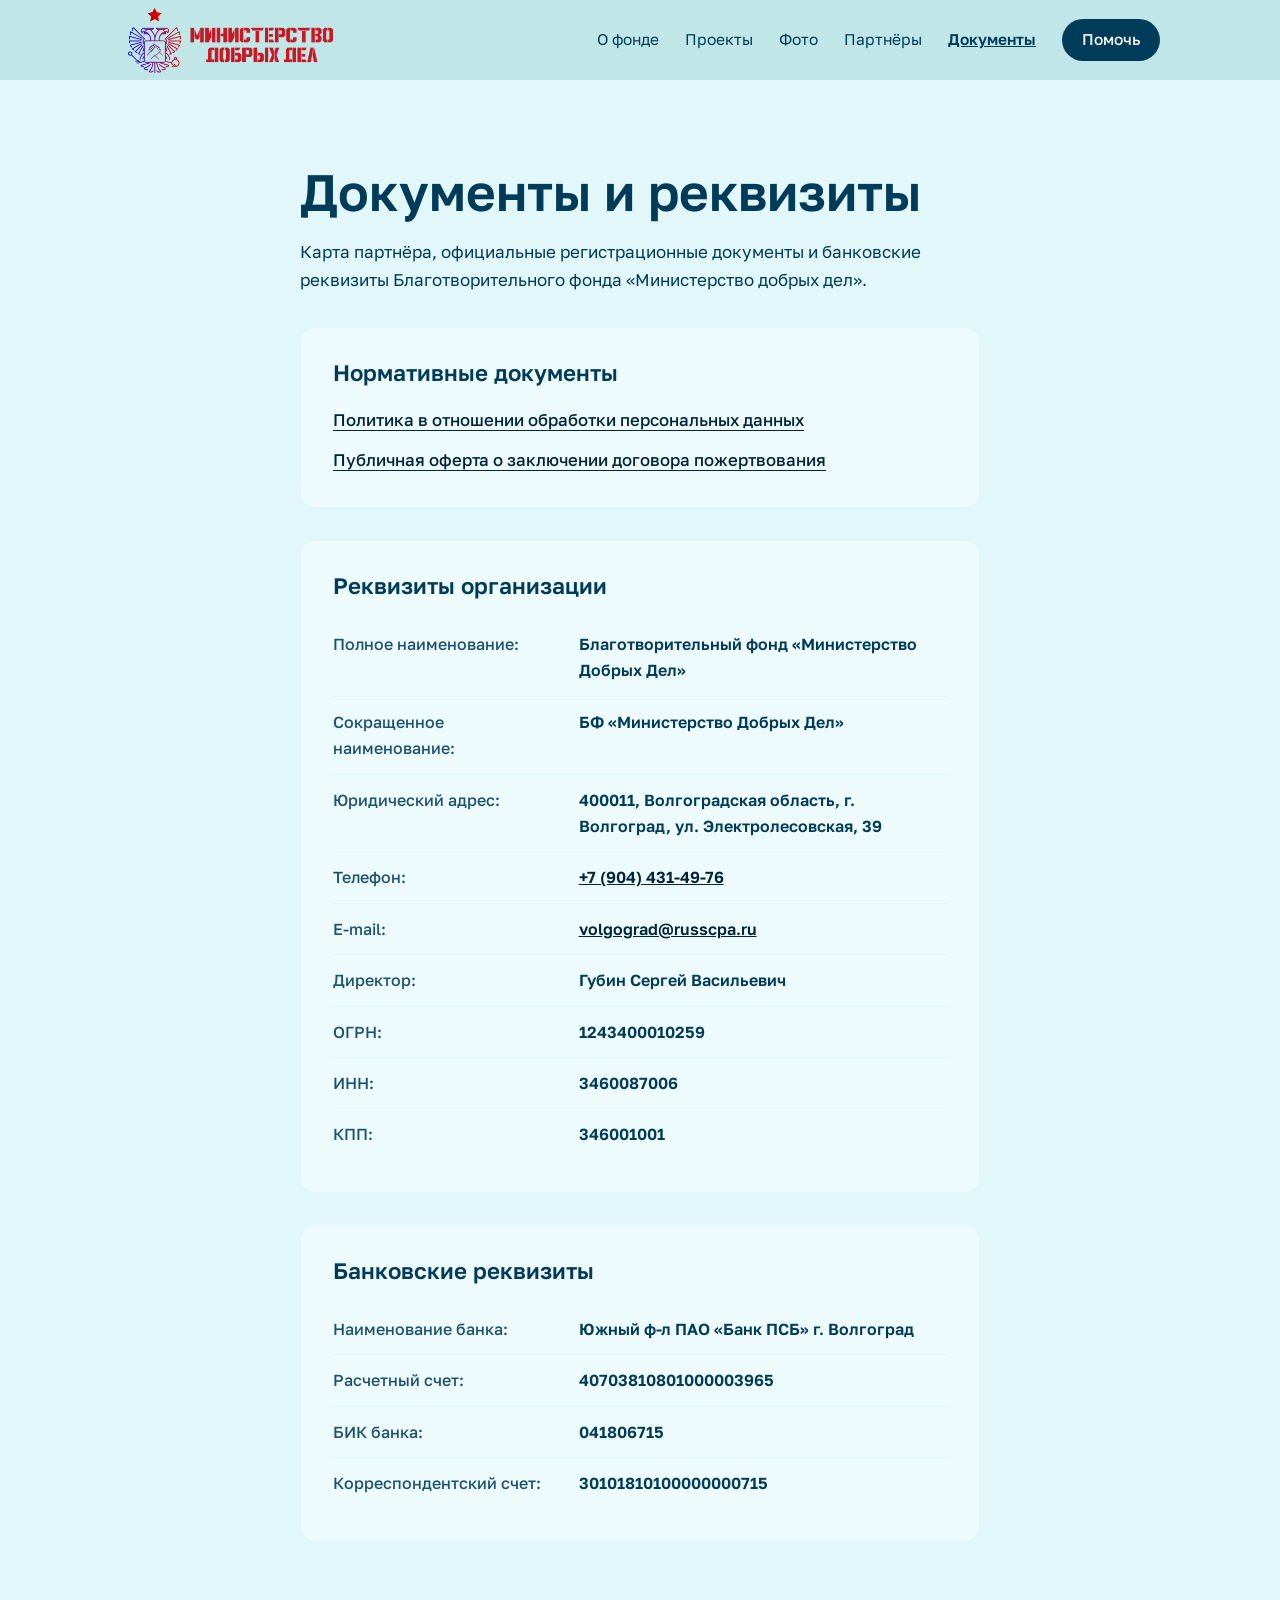
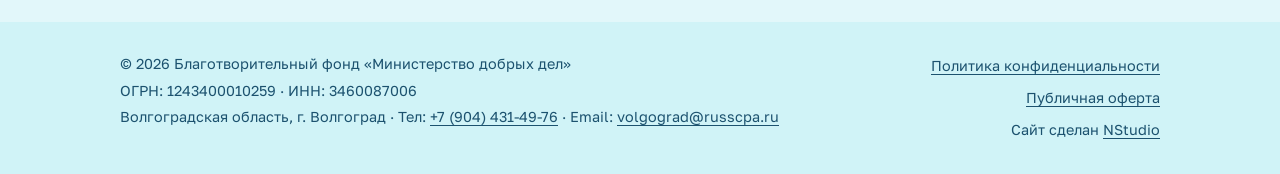
<file: docs.html>
<!DOCTYPE html>
<html lang="ru">
<head>
<meta charset="utf-8">
<meta name="viewport" content="width=device-width, initial-scale=1">
<title>Реквизиты и документы — Благотворительный фонд «Министерство добрых дел»</title>
<meta name="description" content="Официальные реквизиты, юридический адрес и банковские сведения фонда «Министерство добрых дел».">
<meta name="keywords" content="благотворительный фонд, Министерство добрых дел, Волгоград, помощь детям, пожертвования, благотворительность в Волгограде">
<meta name="author" content="Благотворительный фонд «Министерство Добрых Дел»">

<!-- Open Graph для соцсетей и мессенджеров (Telegram, VK) -->
<meta property="og:title" content="Благотворительный фонд «Министерство Добрых Дел»">
<meta property="og:description" content="Помощь детям, социальные проекты и поддержка в Волгоградской области.">
<meta property="og:type" content="website">
<meta property="og:locale" content="ru_RU">
<link rel="preconnect" href="https://fonts.googleapis.com">
<link rel="preconnect" href="https://fonts.gstatic.com" crossorigin>
<link href="https://fonts.googleapis.com/css2?family=Golos+Text:wght@400;500;600&display=swap" rel="stylesheet">
<link rel="stylesheet" href="style.css">
<!-- Фавикон и иконки для устройств -->
<link rel="icon" href="assets/favicon.ico" sizes="any">
<link rel="icon" href="assets/favicon.svg" type="image/svg+xml">
<link rel="apple-touch-icon" href="assets/apple-touch-icon.png">
</head>
<body>

<header class="header">
  <div class="wrap header__in">
    <a class="logo" href="index.html#top">
      <img src="assets/logofond1.png" alt="Министерство добрых дел">
    </a>
    <button class="burger" aria-label="Меню" aria-expanded="false"><span></span><span></span></button>
    <nav class="nav" id="nav">
      <a href="index.html#about">О фонде</a>
      <a href="index.html#projects">Проекты</a>
      <a href="index.html#gallery">Фото</a>
      <a href="index.html#partners">Партнёры</a>
      <a href="docs.html" class="active">Документы</a>
      <a class="btn btn--small" href="index.html#help">Помочь</a>
    </nav>
  </div>
</header>

<main class="section">
  <div class="wrap narrow">
    <h1>Документы и реквизиты</h1>
    <p>Карта партнёра, официальные регистрационные документы и банковские реквизиты Благотворительного фонда «Министерство добрых дел».</p>

    <!-- Блок со ссылками на документы -->
    <div class="docs-card">
      <h2>Нормативные документы</h2>
      <ul class="docs-links-list">
        <li>
          <a href="privacy.html">Политика в отношении обработки персональных данных</a>
        </li>
        <li>
          <a href="offer.html">Публичная оферта о заключении договора пожертвования</a>
        </li>
      </ul>
    </div>

    <!-- Основная информация -->
    <div class="docs-card">
      <h2>Реквизиты организации</h2>
      <table class="docs-table">
        <tr>
          <th>Полное наименование:</th>
          <td>Благотворительный фонд «Министерство Добрых Дел»</td>
        </tr>
        <tr>
          <th>Сокращенное наименование:</th>
          <td>БФ «Министерство Добрых Дел»</td>
        </tr>
        <tr>
          <th>Юридический адрес:</th>
          <td>400011, Волгоградская область, г. Волгоград, ул. Электролесовская, 39</td>
        </tr>
        <tr>
          <th>Телефон:</th>
          <td><a href="tel:+79044314976">+7 (904) 431-49-76</a></td>
        </tr>
        <tr>
          <th>E-mail:</th>
          <td><a href="mailto:volgograd@russcpa.ru">volgograd@russcpa.ru</a></td>
        </tr>
        <tr>
          <th>Директор:</th>
          <td>Губин Сергей Васильевич</td>
        </tr>
        <tr>
          <th>ОГРН:</th>
          <td>1243400010259</td>
        </tr>
        <tr>
          <th>ИНН:</th>
          <td>3460087006</td>
        </tr>
        <tr>
          <th>КПП:</th>
          <td>346001001</td>
        </tr>
      </table>
    </div>

    <!-- Банковские реквизиты -->
    <div class="docs-card">
      <h2>Банковские реквизиты</h2>
      <table class="docs-table">
        <tr>
          <th>Наименование банка:</th>
          <td>Южный ф-л ПАО «Банк ПСБ» г. Волгоград</td>
        </tr>
        <tr>
          <th>Расчетный счет:</th>
          <td>40703810801000003965</td>
        </tr>
        <tr>
          <th>БИК банка:</th>
          <td>041806715</td>
        </tr>
        <tr>
          <th>Корреспондентский счет:</th>
          <td>30101810100000000715</td>
        </tr>
      </table>
    </div>
  </div>
</main>

<footer class="footer">
  <div class="wrap footer__in">
    <div class="footer__info">
      <p>© <span id="year">2026</span> Благотворительный фонд «Министерство добрых дел»</p>
      <p>ОГРН: 1243400010259 · ИНН: 3460087006</p>
      <p>Волгоградская область, г. Волгоград · Тел: <a href="tel:+79044314976">+7 (904) 431-49-76</a> · Email: <a href="mailto:volgograd@russcpa.ru">volgograd@russcpa.ru</a></p>
    </div>

    <div class="footer__links">
      <a href="privacy.html">Политика конфиденциальности</a>
      <a href="offer.html">Публичная оферта</a>
      <span class="footer__copy">Сайт сделан <a href="https://nstudio34.ru/" target="_blank" rel="noopener">NStudio</a></span>
    </div>
  </div>
</footer>

<script src="script.js"></script>
</body>
</html>
</file>
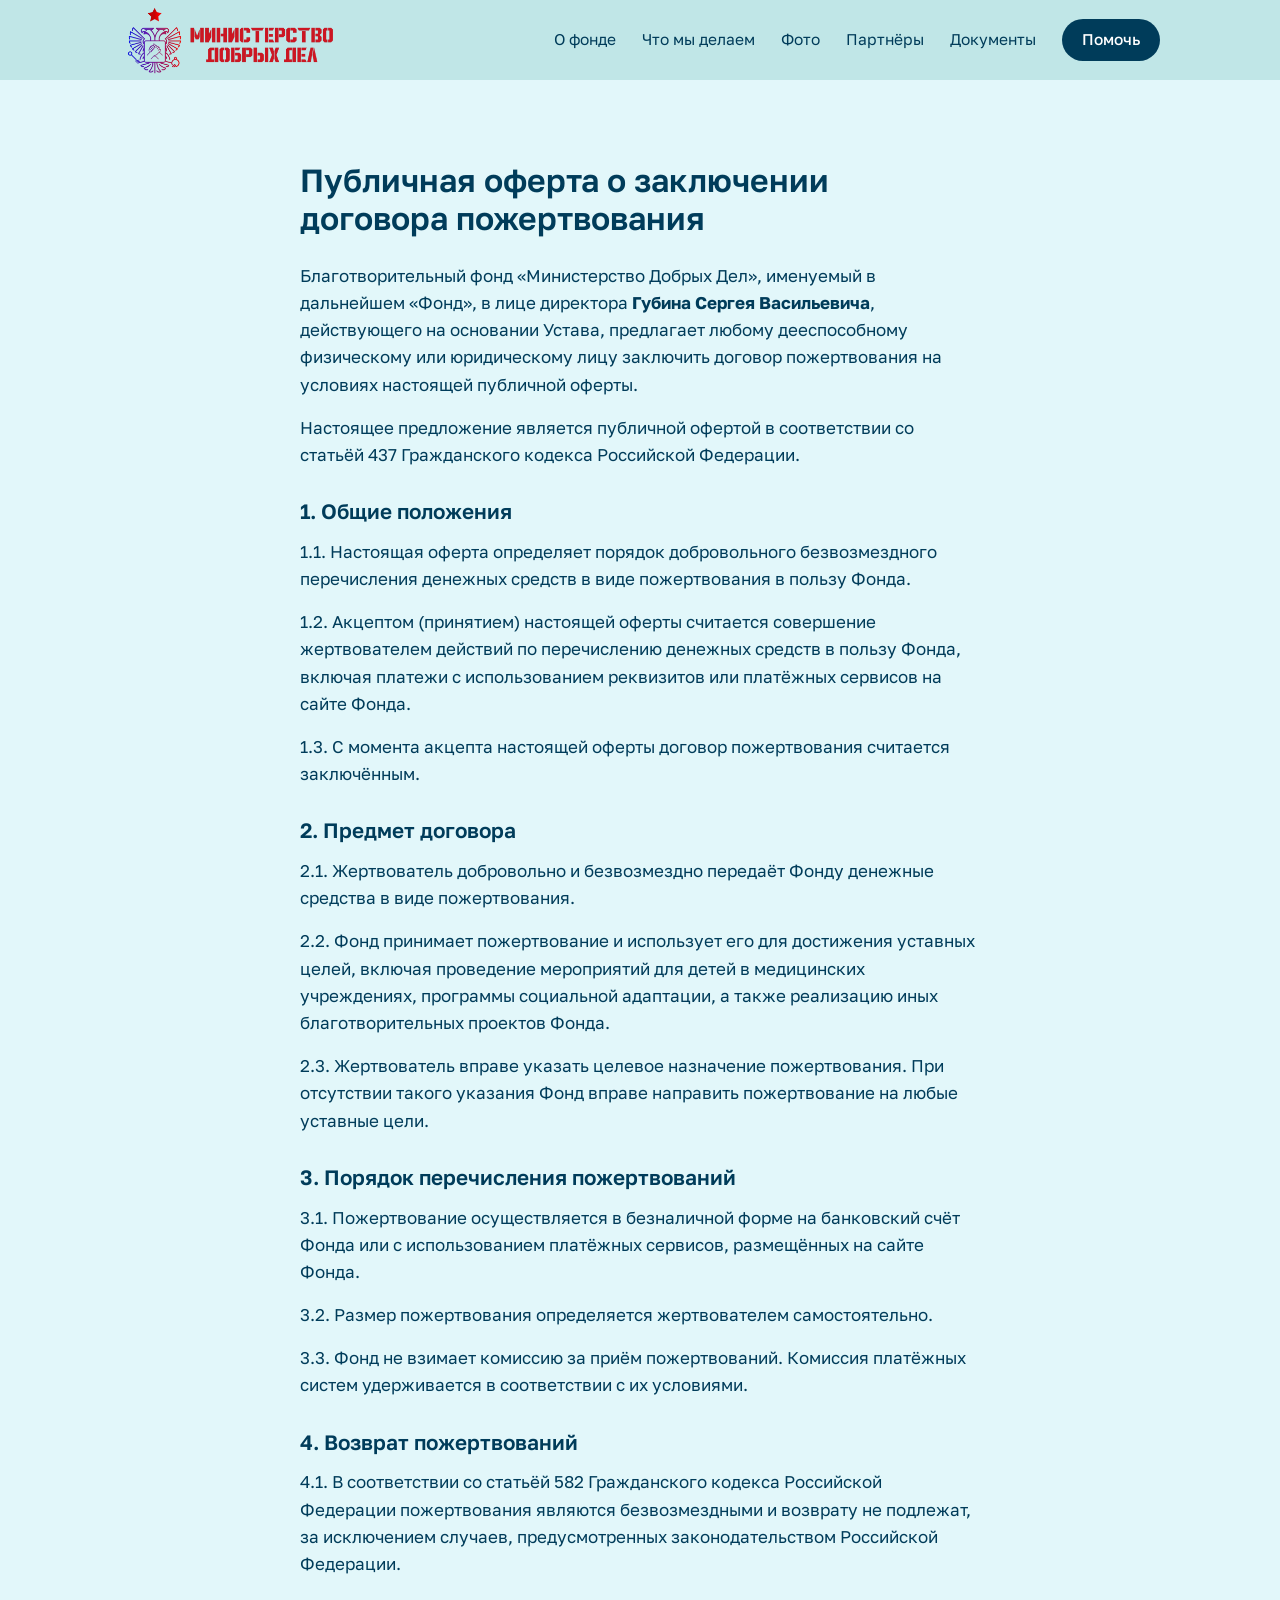
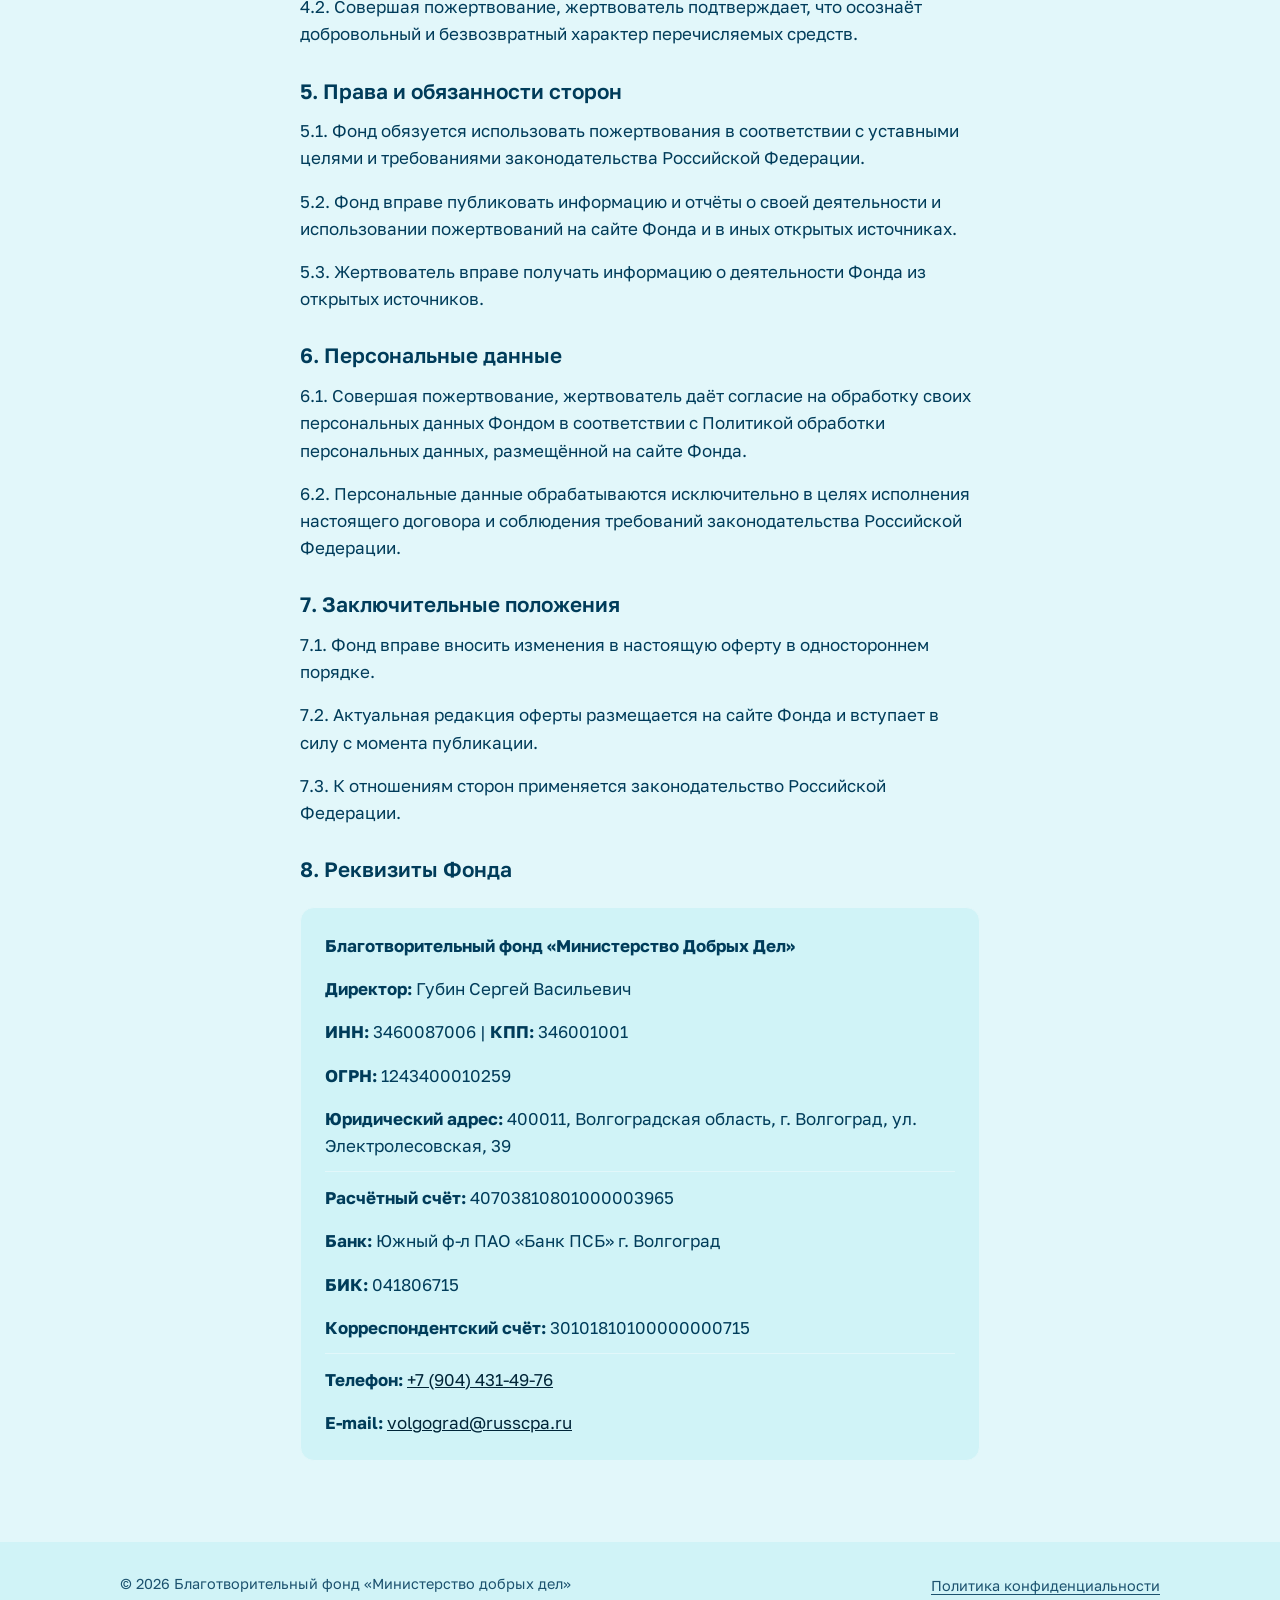
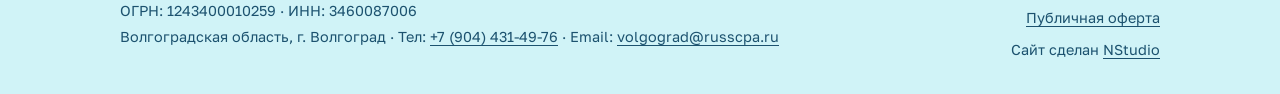
<file: offer.html>
<!DOCTYPE html>
<html lang="ru">
<head>
<meta charset="utf-8">
<meta name="viewport" content="width=device-width, initial-scale=1">
<title>Публичная оферта — БФ «Министерство Добрых Дел»</title>
<meta name="keywords" content="благотворительный фонд, Министерство добрых дел, Волгоград, помощь детям, пожертвования, благотворительность в Волгограде">
<meta name="author" content="Благотворительный фонд «Министерство Добрых Дел»">

<!-- Open Graph для соцсетей и мессенджеров (Telegram, VK) -->
<meta property="og:title" content="Благотворительный фонд «Министерство Добрых Дел»">
<meta property="og:description" content="Помощь детям, социальные проекты и поддержка в Волгоградской области.">
<meta property="og:type" content="website">
<meta property="og:locale" content="ru_RU">
<meta name="description" content="Публичная оферта о заключении договора пожертвования Благотворительного фонда «Министерство Добрых Дел».">
<link rel="preconnect" href="https://fonts.googleapis.com">
<link rel="preconnect" href="https://fonts.gstatic.com" crossorigin>
<link href="https://fonts.googleapis.com/css2?family=Golos+Text:wght@400;500;600&display=swap" rel="stylesheet">
<link rel="stylesheet" href="style.css">
<!-- Фавикон и иконки для устройств -->
<link rel="icon" href="assets/favicon.ico" sizes="any">
<link rel="icon" href="assets/favicon.svg" type="image/svg+xml">
<link rel="apple-touch-icon" href="assets/apple-touch-icon.png">
</head>
<body>

<header class="header">
  <div class="wrap header__in">
    <a class="logo" href="index.html#top">
      <img src="assets/logofond1.png" alt="Министерство добрых дел">
    </a>
    <button class="burger" aria-label="Меню" aria-expanded="false"><span></span><span></span></button>
    <nav class="nav" id="nav">
      <a href="index.html#about">О фонде</a>
      <a href="index.html#projects">Что мы делаем</a>
      <a href="index.html#gallery">Фото</a>
      <a href="index.html#partners">Партнёры</a>
      <a href="docs.html">Документы</a>
      <a class="btn btn--small" href="index.html#help">Помочь</a>
    </nav>
  </div>
</header>

<main class="section">
  <div class="wrap narrow">
    <article class="policy-text">
      <h1>Публичная оферта о заключении договора пожертвования</h1>

      <p>Благотворительный фонд «Министерство Добрых Дел», именуемый в дальнейшем «Фонд», в лице директора <strong>Губина Сергея Васильевича</strong>, действующего на основании Устава, предлагает любому дееспособному физическому или юридическому лицу заключить договор пожертвования на условиях настоящей публичной оферты.</p>
      <p>Настоящее предложение является публичной офертой в соответствии со статьёй 437 Гражданского кодекса Российской Федерации.</p>

      <h2>1. Общие положения</h2>
      <p>1.1. Настоящая оферта определяет порядок добровольного безвозмездного перечисления денежных средств в виде пожертвования в пользу Фонда.</p>
      <p>1.2. Акцептом (принятием) настоящей оферты считается совершение жертвователем действий по перечислению денежных средств в пользу Фонда, включая платежи с использованием реквизитов или платёжных сервисов на сайте Фонда.</p>
      <p>1.3. С момента акцепта настоящей оферты договор пожертвования считается заключённым.</p>

      <h2>2. Предмет договора</h2>
      <p>2.1. Жертвователь добровольно и безвозмездно передаёт Фонду денежные средства в виде пожертвования.</p>
      <p>2.2. Фонд принимает пожертвование и использует его для достижения уставных целей, включая проведение мероприятий для детей в медицинских учреждениях, программы социальной адаптации, а также реализацию иных благотворительных проектов Фонда.</p>
      <p>2.3. Жертвователь вправе указать целевое назначение пожертвования. При отсутствии такого указания Фонд вправе направить пожертвование на любые уставные цели.</p>

      <h2>3. Порядок перечисления пожертвований</h2>
      <p>3.1. Пожертвование осуществляется в безналичной форме на банковский счёт Фонда или с использованием платёжных сервисов, размещённых на сайте Фонда.</p>
      <p>3.2. Размер пожертвования определяется жертвователем самостоятельно.</p>
      <p>3.3. Фонд не взимает комиссию за приём пожертвований. Комиссия платёжных систем удерживается в соответствии с их условиями.</p>

      <h2>4. Возврат пожертвований</h2>
      <p>4.1. В соответствии со статьёй 582 Гражданского кодекса Российской Федерации пожертвования являются безвозмездными и возврату не подлежат, за исключением случаев, предусмотренных законодательством Российской Федерации.</p>
      <p>4.2. Совершая пожертвование, жертвователь подтверждает, что осознаёт добровольный и безвозвратный характер перечисляемых средств.</p>

      <h2>5. Права и обязанности сторон</h2>
      <p>5.1. Фонд обязуется использовать пожертвования в соответствии с уставными целями и требованиями законодательства Российской Федерации.</p>
      <p>5.2. Фонд вправе публиковать информацию и отчёты о своей деятельности и использовании пожертвований на сайте Фонда и в иных открытых источниках.</p>
      <p>5.3. Жертвователь вправе получать информацию о деятельности Фонда из открытых источников.</p>

      <h2>6. Персональные данные</h2>
      <p>6.1. Совершая пожертвование, жертвователь даёт согласие на обработку своих персональных данных Фондом в соответствии с Политикой обработки персональных данных, размещённой на сайте Фонда.</p>
      <p>6.2. Персональные данные обрабатываются исключительно в целях исполнения настоящего договора и соблюдения требований законодательства Российской Федерации.</p>

      <h2>7. Заключительные положения</h2>
      <p>7.1. Фонд вправе вносить изменения в настоящую оферту в одностороннем порядке.</p>
      <p>7.2. Актуальная редакция оферты размещается на сайте Фонда и вступает в силу с момента публикации.</p>
      <p>7.3. К отношениям сторон применяется законодательство Российской Федерации.</p>

      <h2>8. Реквизиты Фонда</h2>
      <div class="policy-contacts">
        <p><strong>Благотворительный фонд «Министерство Добрых Дел»</strong></p>
        <p><strong>Директор:</strong> Губин Сергей Васильевич</p>
        <p><strong>ИНН:</strong> 3460087006 | <strong>КПП:</strong> 346001001</p>
        <p><strong>ОГРН:</strong> 1243400010259</p>
        <p><strong>Юридический адрес:</strong> 400011, Волгоградская область, г. Волгоград, ул. Электролесовская, 39</p>
        <hr style="margin: 12px 0; border: 0; border-top: 1px solid var(--line);">
        <p><strong>Расчётный счёт:</strong> 40703810801000003965</p>
        <p><strong>Банк:</strong> Южный ф-л ПАО «Банк ПСБ» г. Волгоград</p>
        <p><strong>БИК:</strong> 041806715</p>
        <p><strong>Корреспондентский счёт:</strong> 30101810100000000715</p>
        <hr style="margin: 12px 0; border: 0; border-top: 1px solid var(--line);">
        <p><strong>Телефон:</strong> <a href="tel:+79044314976">+7 (904) 431-49-76</a></p>
        <p><strong>E-mail:</strong> <a href="mailto:volgograd@russcpa.ru">volgograd@russcpa.ru</a></p>
      </div>
    </article>
  </div>
</main>

<footer class="footer">
  <div class="wrap footer__in">
    <div class="footer__info">
      <p>© <span id="year">2026</span> Благотворительный фонд «Министерство добрых дел»</p>
      <p>ОГРН: 1243400010259 · ИНН: 3460087006</p>
      <p>Волгоградская область, г. Волгоград · Тел: <a href="tel:+79044314976">+7 (904) 431-49-76</a> · Email: <a href="mailto:volgograd@russcpa.ru">volgograd@russcpa.ru</a></p>
    </div>
    <div class="footer__links">
      <a href="privacy.html">Политика конфиденциальности</a>
      <a href="offer.html">Публичная оферта</a>
      <span class="footer__copy">Сайт сделан <a href="https://nstudio34.ru/" target="_blank" rel="noopener">NStudio</a></span>
    </div>
  </div>
</footer>

<script src="script.js"></script>
</body>
</html>
</file>
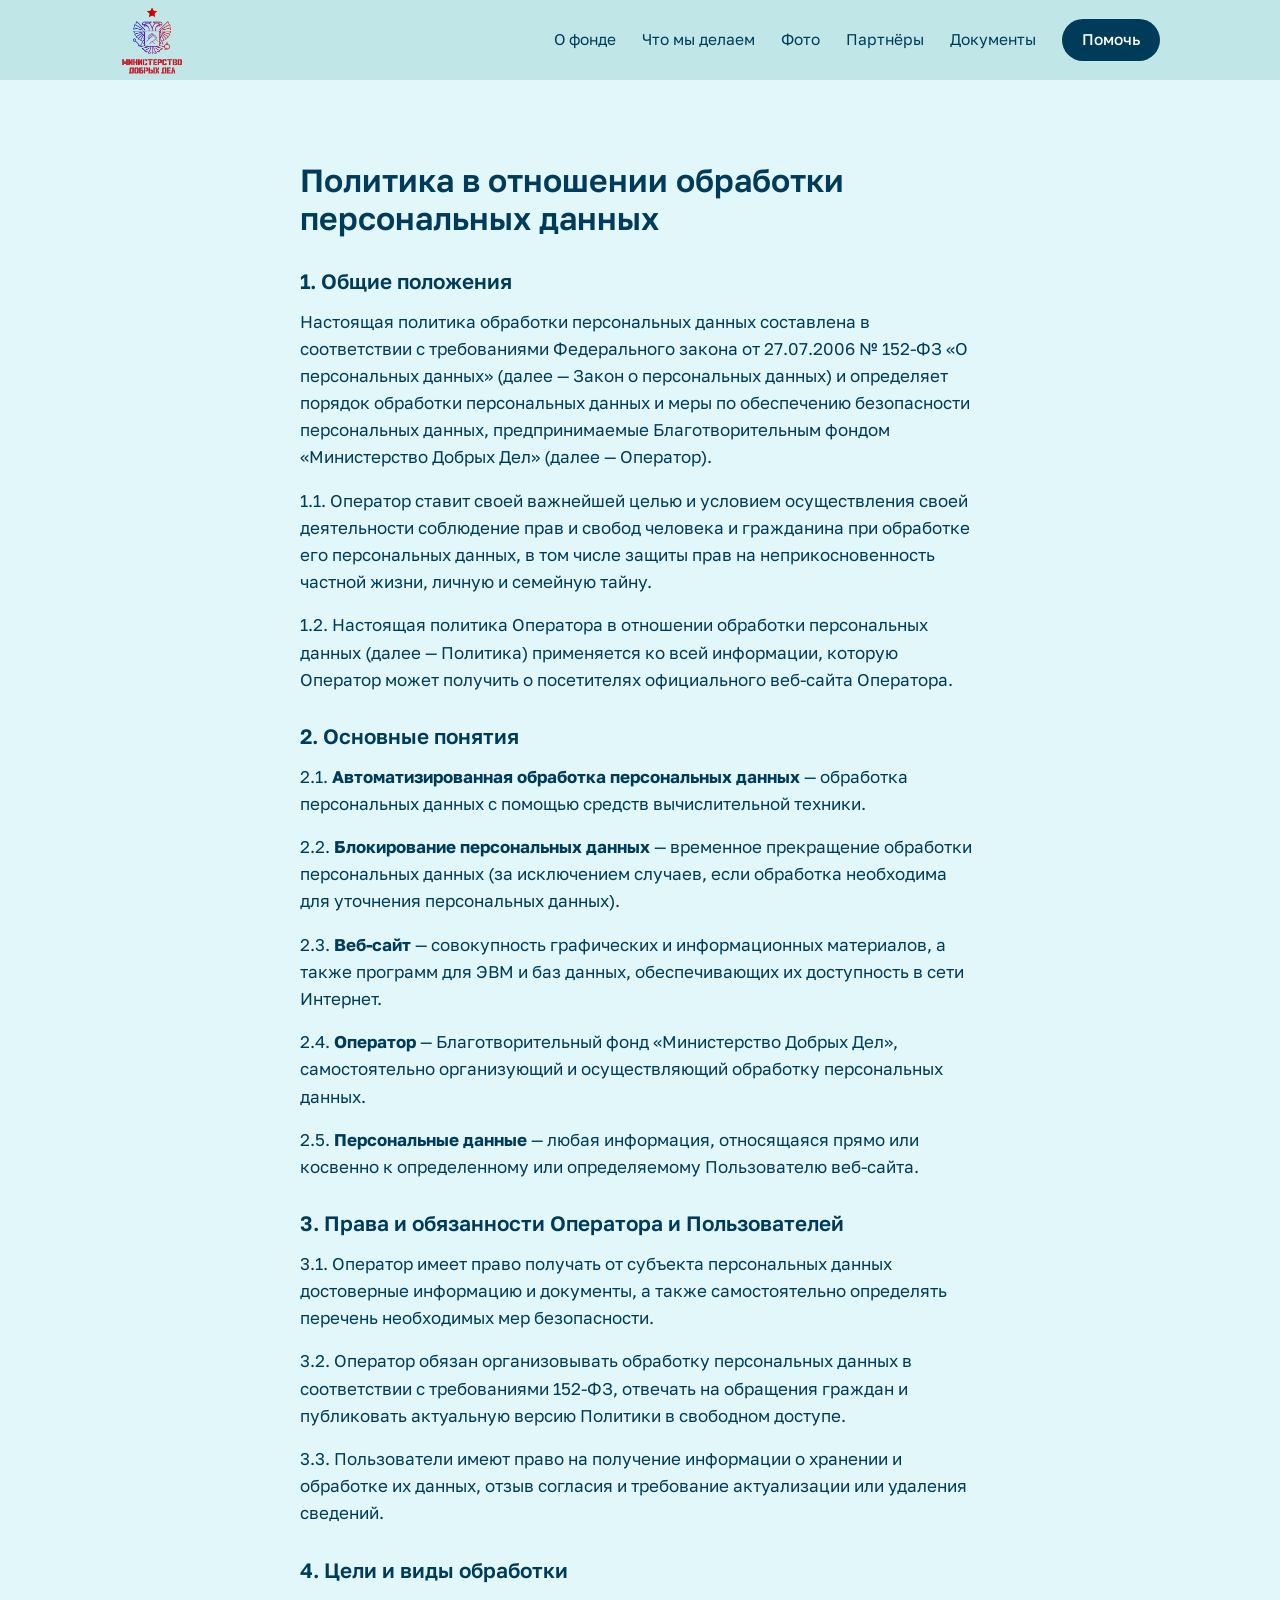
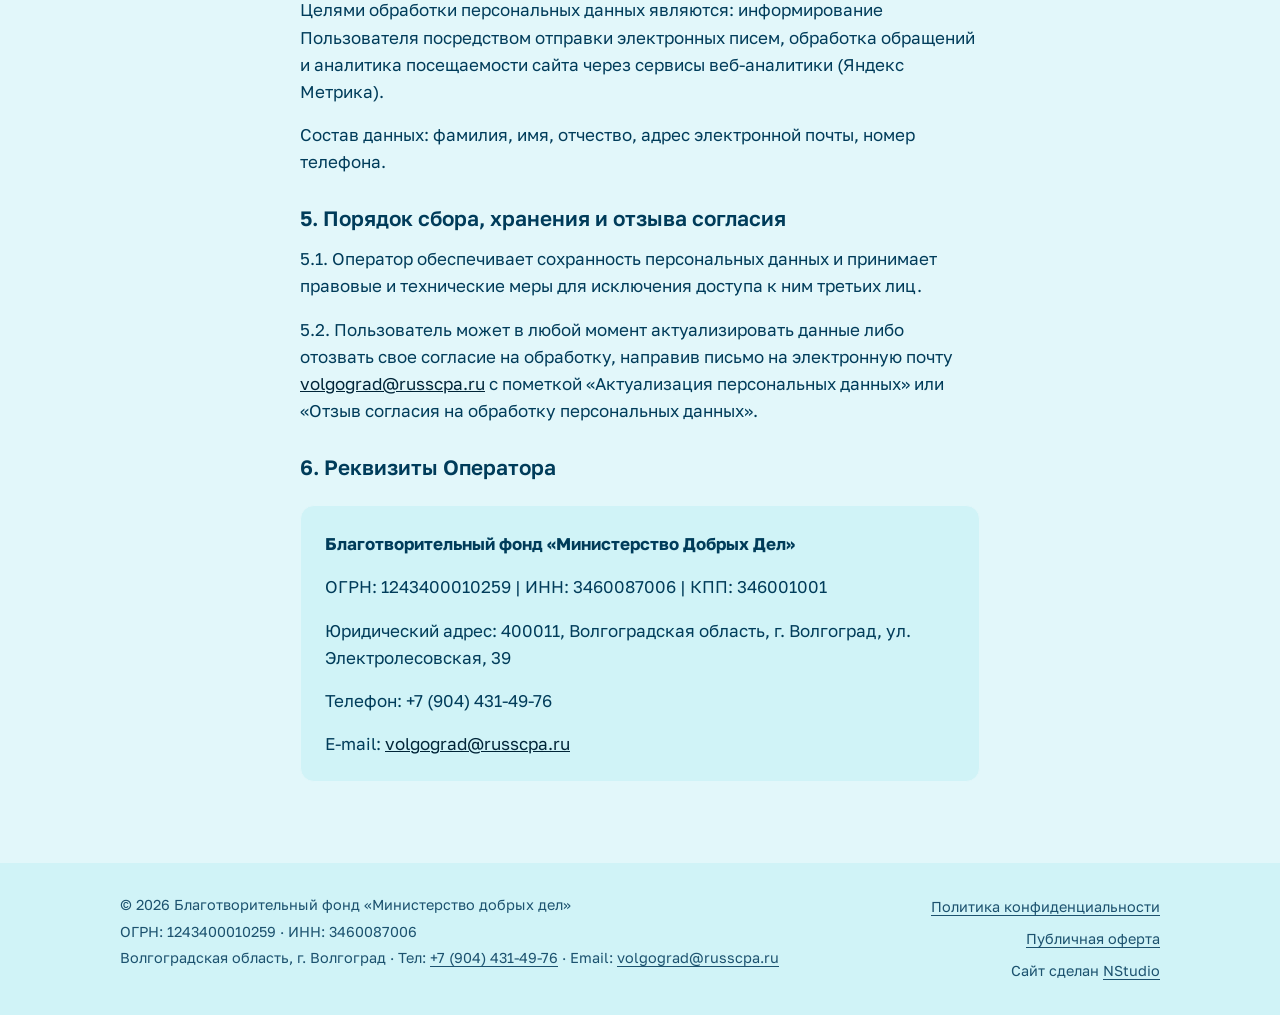
<file: privacy.html>
<!DOCTYPE html>
<html lang="ru">
<head>
<meta charset="utf-8">
<meta name="viewport" content="width=device-width, initial-scale=1">
<title>Политика конфиденциальности — БФ «Министерство Добрых Дел»</title>
<meta name="keywords" content="благотворительный фонд, Министерство добрых дел, Волгоград, помощь детям, пожертвования, благотворительность в Волгограде">
<meta name="author" content="Благотворительный фонд «Министерство Добрых Дел»">

<!-- Open Graph для соцсетей и мессенджеров (Telegram, VK) -->
<meta property="og:title" content="Благотворительный фонд «Министерство Добрых Дел»">
<meta property="og:description" content="Помощь детям, социальные проекты и поддержка в Волгоградской области.">
<meta property="og:type" content="website">
<meta property="og:locale" content="ru_RU">
<meta name="description" content="Политика в отношении обработки персональных данных Благотворительного фонда «Министерство Добрых Дел».">
<link rel="preconnect" href="https://fonts.googleapis.com">
<link rel="preconnect" href="https://fonts.gstatic.com" crossorigin>
<link href="https://fonts.googleapis.com/css2?family=Golos+Text:wght@400;500;600&display=swap" rel="stylesheet">
<link rel="stylesheet" href="style.css">
<!-- Фавикон и иконки для устройств -->
<link rel="icon" href="assets/favicon.ico" sizes="any">
<link rel="icon" href="assets/favicon.svg" type="image/svg+xml">
<link rel="apple-touch-icon" href="assets/apple-touch-icon.png">
</head>
<body>

<header class="header">
  <div class="wrap header__in">
    <a class="logo" href="index.html#top">
      <img src="assets/logofond.png" alt="Министерство добрых дел">
    </a>
    <button class="burger" aria-label="Меню" aria-expanded="false"><span></span><span></span></button>
    <nav class="nav" id="nav">
      <a href="index.html#about">О фонде</a>
      <a href="index.html#projects">Что мы делаем</a>
      <a href="index.html#gallery">Фото</a>
      <a href="index.html#partners">Партнёры</a>
      <a href="docs.html">Документы</a>
      <a class="btn btn--small" href="index.html#help">Помочь</a>
    </nav>
  </div>
</header>

<main class="section">
  <div class="wrap narrow">
    <article class="policy-text">
      <h1>Политика в отношении обработки персональных данных</h1>

      <h2>1. Общие положения</h2>
      <p>Настоящая политика обработки персональных данных составлена в соответствии с требованиями Федерального закона от 27.07.2006 № 152-ФЗ «О персональных данных» (далее — Закон о персональных данных) и определяет порядок обработки персональных данных и меры по обеспечению безопасности персональных данных, предпринимаемые Благотворительным фондом «Министерство Добрых Дел» (далее — Оператор).</p>
      <p>1.1. Оператор ставит своей важнейшей целью и условием осуществления своей деятельности соблюдение прав и свобод человека и гражданина при обработке его персональных данных, в том числе защиты прав на неприкосновенность частной жизни, личную и семейную тайну.</p>
      <p>1.2. Настоящая политика Оператора в отношении обработки персональных данных (далее — Политика) применяется ко всей информации, которую Оператор может получить о посетителях официального веб-сайта Оператора.</p>

      <h2>2. Основные понятия</h2>
      <p>2.1. <strong>Автоматизированная обработка персональных данных</strong> — обработка персональных данных с помощью средств вычислительной техники.</p>
      <p>2.2. <strong>Блокирование персональных данных</strong> — временное прекращение обработки персональных данных (за исключением случаев, если обработка необходима для уточнения персональных данных).</p>
      <p>2.3. <strong>Веб-сайт</strong> — совокупность графических и информационных материалов, а также программ для ЭВМ и баз данных, обеспечивающих их доступность в сети Интернет.</p>
      <p>2.4. <strong>Оператор</strong> — Благотворительный фонд «Министерство Добрых Дел», самостоятельно организующий и осуществляющий обработку персональных данных.</p>
      <p>2.5. <strong>Персональные данные</strong> — любая информация, относящаяся прямо или косвенно к определенному или определяемому Пользователю веб-сайта.</p>

      <h2>3. Права и обязанности Оператора и Пользователей</h2>
      <p>3.1. Оператор имеет право получать от субъекта персональных данных достоверные информацию и документы, а также самостоятельно определять перечень необходимых мер безопасности.</p>
      <p>3.2. Оператор обязан организовывать обработку персональных данных в соответствии с требованиями 152-ФЗ, отвечать на обращения граждан и публиковать актуальную версию Политики в свободном доступе.</p>
      <p>3.3. Пользователи имеют право на получение информации о хранении и обработке их данных, отзыв согласия и требование актуализации или удаления сведений.</p>

      <h2>4. Цели и виды обработки</h2>
      <p>Целями обработки персональных данных являются: информирование Пользователя посредством отправки электронных писем, обработка обращений и аналитика посещаемости сайта через сервисы веб-аналитики (Яндекс Метрика).</p>
      <p>Состав данных: фамилия, имя, отчество, адрес электронной почты, номер телефона.</p>

      <h2>5. Порядок сбора, хранения и отзыва согласия</h2>
      <p>5.1. Оператор обеспечивает сохранность персональных данных и принимает правовые и технические меры для исключения доступа к ним третьих лиц.</p>
      <p>5.2. Пользователь может в любой момент актуализировать данные либо отозвать свое согласие на обработку, направив письмо на электронную почту <a href="mailto:volgograd@russcpa.ru">volgograd@russcpa.ru</a> с пометкой «Актуализация персональных данных» или «Отзыв согласия на обработку персональных данных».</p>

      <h2>6. Реквизиты Оператора</h2>
      <div class="policy-contacts">
        <p><strong>Благотворительный фонд «Министерство Добрых Дел»</strong></p>
        <p>ОГРН: 1243400010259 | ИНН: 3460087006 | КПП: 346001001</p>
        <p>Юридический адрес: 400011, Волгоградская область, г. Волгоград, ул. Электролесовская, 39</p>
        <p>Телефон: +7 (904) 431-49-76</p>
        <p>E-mail: <a href="mailto:volgograd@russcpa.ru">volgograd@russcpa.ru</a></p>
      </div>
    </article>
  </div>
</main>

<footer class="footer">
  <div class="wrap footer__in">
    <div class="footer__info">
      <p>© <span id="year">2026</span> Благотворительный фонд «Министерство добрых дел»</p>
      <p>ОГРН: 1243400010259 · ИНН: 3460087006</p>
      <p>Волгоградская область, г. Волгоград · Тел: <a href="tel:+79044314976">+7 (904) 431-49-76</a> · Email: <a href="mailto:volgograd@russcpa.ru">volgograd@russcpa.ru</a></p>
    </div>
    <div class="footer__links">
  <a href="privacy.html">Политика конфиденциальности</a>
  <a href="offer.html">Публичная оферта</a>
  <span class="footer__copy">Сайт сделан <a href="https://nstudio34.ru/" target="_blank" rel="noopener">NStudio</a></span>
</div>
  </div>
</footer>

<script src="script.js"></script>
</body>
</html>
</file>
<file: style.css>
:root {
  /* Цветовая палитра */
  --bg: #e2f7fa;
  --tint: #d0f3f7;
  --ink: #003c5a;
  --muted: #1c526f;
  
  --accent: #003c5a;
  --accent-dark: #002538;
  --line: #e2f7fa;
  --ph: #d0f3f7;
  --r: 14px;
}

* {
  box-sizing: border-box;
  margin: 0;
}

html {
  scroll-behavior: smooth;
  scroll-padding-top: 72px;
}

/* Основной шрифт сайта — Golos Text */
body {
  font: 17px/1.65 "Golos Text", system-ui, -apple-system, sans-serif;
  color: var(--ink);
  background: var(--bg);
}

img {
  max-width: 100%;
  display: block;
}

/* Заголовки на шрифте Golos Text */
h1, h2, h3, h4 {
  font-family: "Golos Text", system-ui, -apple-system, sans-serif;
  font-weight: 600;
  line-height: 1.2;
  color: var(--ink);
}

h1 {
  font-size: clamp(2rem, 4.6vw, 3.2rem);
  margin-bottom: 1rem;
}

h2 {
  font-size: clamp(1.6rem, 3vw, 2.2rem);
  margin-bottom: 1.4rem;
}

h3 {
  font-size: 1.45rem;
  margin-bottom: .8rem;
}

h4 {
  font-size: 1.05rem;
  margin: 1.2rem 0 .4rem;
}

p + p {
  margin-top: 1rem;
}

a {
  color: var(--accent-dark);
}

.wrap {
  max-width: 1080px;
  margin: 0 auto;
  padding: 0 20px;
}

.narrow {
  max-width: 720px;
}

:focus-visible {
  outline: 3px solid var(--accent);
  outline-offset: 3px;
}

/* HEADER */
.header {
  position: sticky;
  top: 0;
  z-index: 10;
  background: rgba(189, 228, 229, 0.92);
  backdrop-filter: blur(8px);
  border-bottom: 1px solid var(--line);
}

.header__in {
  padding-top: 40px;    /* Было меньше, увеличиваем отступ */
  padding-bottom: 40px;
  display: flex;
  align-items: center;
  justify-content: space-between;
  height: 64px;
}

.logo {
  display: flex;
  align-items: center;
  text-decoration: none;
}

.logo img {
  height: 70px; /* Вы можете отрегулировать высоту под ваш макет */
  width: auto;
  display: block;
  object-fit: contain;
}
/* Контакты в шапке */
.header__contacts {
  display: flex;
  align-items: center;
  gap: 16px;
  margin-left: auto;
  margin-right: 20px;
}

.header__phone {
  display: flex;
  align-items: center;
  gap: 6px;
  color: var(--ink);
  font-weight: 500;
  font-size: 0.95rem;
  text-decoration: none;
  transition: color 0.2s ease;
}

.header__phone:hover {
  color: var(--accent-dark);
}

.header__email-btn {
  position: relative;
  background: transparent;
  border: none;
  padding: 6px;
  cursor: pointer;
  color: var(--ink);
  display: flex;
  align-items: center;
  justify-content: center;
  border-radius: 50%;
  transition: background-color 0.2s ease, color 0.2s ease;
}

.header__email-btn:hover {
  background-color: var(--tint);
  color: var(--accent-dark);
}

.header__icon {
  width: 20px;
  height: 20px;
  flex-shrink: 0;
}

.header__phone .header__icon {
  display: none; /* На десктопе иконку телефона скрываем, показываем текст */
}

/* Всплывающая подсказка при копировании e-mail */
.header__email-tooltip {
  position: absolute;
  top: 100%;
  left: 50%;
  transform: translateX(-50%) translateY(8px);
  background: var(--ink);
  color: #fff;
  font-size: 0.75rem;
  padding: 4px 8px;
  border-radius: 6px;
  white-space: nowrap;
  opacity: 0;
  pointer-events: none;
  transition: opacity 0.2s ease, transform 0.2s ease;
  box-shadow: 0 4px 12px rgba(0,0,0,0.15);
}

.header__email-btn.copied .header__email-tooltip {
  opacity: 1;
  transform: translateX(-50%) translateY(4px);
}

/* МОБИЛЬНАЯ АДАПТАЦИЯ (экраны до 860px) */
@media (max-width: 860px) {
  .header__contacts {
    margin-right: 12px;
    gap: 8px;
  }

  .header__phone-text {
    display: none; /* Скрываем текст номера телефона */
  }

  .header__phone .header__icon {
    display: block; /* Показываем иконку трубки */
  }

  .header__phone,
  .header__email-btn {
    padding: 8px;
    background: var(--tint);
    border-radius: 50%;
  }
}

/* Адаптив для мобильных устройств */
@media (max-width: 768px) {
  .header__in {
    padding-top: 10px;
    padding-bottom: 10px;
  }
  
  .logo img {
    height: 50px; /* Чуть меньше для мобильных экранов */
  }
}

.nav {
  display: flex;
  align-items: center;
  gap: 26px;
}

.nav a {
  color: var(--ink);
  text-decoration: none;
  font-size: .97rem;
}

.nav a:hover {
  color: var(--accent-dark);
}

.burger {
  display: none;
  background: none;
  border: 0;
  width: 40px;
  height: 40px;
  cursor: pointer;
  position: relative;
}

.burger span {
  position: absolute;
  left: 9px;
  right: 9px;
  height: 2px;
  background: var(--ink);
  transition: .2s;
}

.burger span:first-child { top: 15px; }
.burger span:last-child { top: 23px; }

.burger[aria-expanded="true"] span:first-child {
  top: 19px;
  transform: rotate(45deg);
}

.burger[aria-expanded="true"] span:last-child {
  top: 19px;
  transform: rotate(-45deg);
}

/* BUTTONS */
.btn {
  display: inline-block;
  background: var(--accent);
  color: #ffffff !important;
  padding: 13px 26px;
  border-radius: 999px;
  text-decoration: none;
  font-weight: 500;
  transition: background .2s, border-color .2s;
}

.btn:hover {
  background: var(--accent-dark);
}

.btn--small {
  padding: 8px 20px;
}

.btn--ghost {
  background: rgba(255, 255, 255, 0.85);
  color: var(--ink) !important;
  box-shadow: inset 0 0 0 1.5px var(--accent);
}

.btn--ghost:hover {
  background: #ffffff;
}

/* PLACEHOLDERS */
.ph {
  background: var(--ph);
  border-radius: var(--r);
  aspect-ratio: 4/3;
  display: grid;
  place-items: center;
  color: var(--muted);
  font-size: .95rem;
  overflow: hidden;
}

.ph img, .gallery img, .project img {
  width: 100%;
  height: 100%;
  object-fit: cover;
  border-radius: var(--r);
}

/* HERO (Баннер во всю ширину) */
/* HERO (Десктоп) */
.hero {
  position: relative;
  width: 100%;
  min-height: 90vh;
  display: flex;
  align-items: center;
  overflow: hidden;
  background: var(--tint);
  padding: 80px 0;
}

.hero__bg {
  position: absolute;
  inset: 0;
  z-index: 1;
}

.hero__bg img {
  width: 100%;
  height: 100%;
  object-fit: cover;
  object-position: center right;
}

.hero__in {
  position: relative;
  z-index: 3;
  width: 100%;
}

.hero__text {
  max-width: 620px;
  background: rgba(189, 228, 229, 0.88);
  backdrop-filter: blur(12px);
  -webkit-backdrop-filter: blur(12px);
  padding: 44px;
  border-radius: 24px;
  border: 1px solid rgba(255, 255, 255, 0.4);
  box-shadow: 0 10px 30px rgba(0, 60, 90, 0.08);
}

.hero__text h1 {
  color: var(--ink);
  font-size: clamp(2rem, 3.8vw, 3rem);
}

.hero__text p {
  font-size: 1.1rem;
  color: var(--ink);
  margin-top: 1rem;
}

.hero__actions {
  display: flex;
  flex-wrap: wrap;
  gap: 12px;
  margin-top: 2rem;
}

/* МОБИЛЬНАЯ ВЕРСИЯ (экран до 860px) */
@media (max-width: 860px) {
  .hero {
    display: flex;
    flex-direction: column; /* Размещаем элементы один под другим */
    min-height: auto;
    padding: 0;
    background: var(--bg);
  }

  /* Переводим фото из абсолютного позиционирования в обычный поток */
  .hero__bg {
    position: relative;
    inset: auto;
    width: 100%;
    height: 260px; /* Фиксированная высота картинки на мобильных */
  }

  .hero__bg img {
    object-position: center center;
  }

  /* Блок с текстом под баннером */
  .hero__in {
    padding: 24px 20px 40px;
  }

  .hero__text {
    max-width: 100%;
    background: transparent;  /* Убираем плашку, так как текст под картинкой */
    backdrop-filter: none;
    -webkit-backdrop-filter: none;
    padding: 0;
    border-radius: 0;
    border: none;
    box-shadow: none;
  }

  .hero__text h1 {
    font-size: 1.8rem;
  }

  .hero__text p {
    font-size: 1rem;
  }

  .hero__actions {
    flex-direction: column; /* Кнопки одна под другой на смартфонах */
    gap: 10px;
  }

  .hero__actions .btn {
    width: 100%;
    text-align: center;
  }
}

/* SECTIONS */
.section {
  padding: 80px 0;
}

.section--tint {
  background: var(--tint);
}

.project {
  display: grid;
  grid-template-columns: 1fr 1.2fr;
  gap: 44px;
  align-items: start;
  margin-top: 48px;
}

.project:first-of-type {
  margin-top: 0;
}

.project--rev {
  grid-template-columns: 1.2fr 1fr;
}

.project--rev .ph,
.project--rev > img {
  order: 2;
}

.partners {
  padding-left: 1.2rem;
  margin-top: 1rem;
}

.partners li {
  margin-bottom: .4rem;
}

/* GALLERY */
.gallery {
  display: grid;
  grid-template-columns: repeat(4, 1fr);
  gap: 14px;
}

.gallery .ph,
.gallery img {
  aspect-ratio: 1;
  cursor: default;
}

.gallery img {
  cursor: zoom-in;
}

/* Блок помощи */
.help {
  text-align: center;
}

.help .narrow {
  margin: 0 auto;
}

.requisites {
  background: var(--tint);
  border-radius: var(--r);
  padding: 28px 32px;
  margin: 2rem 0;
  text-align: left;
  border: 1px solid var(--line);
}

.requisites h3 {
  font-size: 1.25rem;
  margin-bottom: 1rem;
  color: var(--ink);
}

.requisites p {
  margin-top: 0.4rem;
  font-size: 0.98rem;
  line-height: 1.5;
}

.requisites strong {
  color: var(--accent-dark);
}

.help__actions {
  display: flex;
  justify-content: center;
  align-items: center;
  flex-wrap: wrap;
  gap: 12px;
}
/* Исправление шрифта и внешнего вида для тегов button */
button.btn {
  font-family: inherit; /* Наследует основной шрифт проекта (Golos Text) */
  font-size: 1rem;       /* Задает нужный размер шрифта */
  font-weight: 500;      /* Задает нужную жирность */
  border: none;          /* Убирает системную серую рамку */
  outline: none;
  cursor: pointer;
  box-sizing: border-box;
}

@media (max-width: 600px) {
  .requisites {
    padding: 20px;
  }

  .help__actions {
    flex-direction: column;
  }

  .help__actions .btn {
    width: 100%;
    text-align: center;
  }
}

.footer {
  background: var(--tint);
  border-top: 1px solid var(--line);
  padding: 32px 0;
  font-size: 0.9rem;
  color: var(--muted);
}

.footer__in {
  display: flex;
  justify-content: space-between;
  align-items: flex-start;
  flex-wrap: wrap;
  gap: 20px;
}

.footer__info p {
  margin: 0 0 6px 0;
  line-height: 1.4;
}

.footer__info a,
.footer__links a {
  color: inherit;
  text-decoration: underline;
  text-underline-offset: 3px;
}

.footer__info a:hover,
.footer__links a:hover {
  color: var(--ink);
}

.footer__links {
  display: flex;
  flex-direction: column;
  align-items: flex-end;
  gap: 8px;
}

@media (max-width: 768px) {
  .footer__in {
    flex-direction: column;
    align-items: flex-start;
  }

  .footer__links {
    align-items: flex-start;
    margin-top: 12px;
    padding-top: 12px;
    border-top: 1px solid var(--line);
    width: 100%;
  }
}

/* LIGHTBOX */
.lightbox {
  border: 0;
  padding: 0;
  background: transparent;
  max-width: 92vw;
  max-height: 92vh;
  overflow: visible;
}

.lightbox::backdrop {
  background: rgba(0, 60, 90, 0.8);
}

.lightbox img {
  max-height: 88vh;
  border-radius: var(--r);
}

.lightbox button {
  position: absolute;
  top: -14px;
  right: -14px;
  width: 36px;
  height: 36px;
  border-radius: 50%;
  border: 0;
  background: #ffffff;
  font-size: 1.4rem;
  cursor: pointer;
}

/* MOBILE ADAPTATION */
@media (max-width: 860px) {
  .hero {
    min-height: 460px;
    padding: 30px 0;
  }
  
  .hero__text {
    padding: 20px;
    border-radius: 14px;
    text-align: center;
  }

  /* Выравнивание всех заголовков по центру на мобильных */
  h1, h2, h3, h4, 
  .section h2, 
  .policy-text h1, 
  .policy-text h2 {
    text-align: center;
  }
  
  .project,
  .project--rev {
    grid-template-columns: 1fr;
    gap: 24px;
    text-align: center;
  }

  .project__body {
    text-align: center;
  }
  
  .project--rev .ph,
  .project--rev > img {
    order: 0;
  }
  
  .gallery {
    grid-template-columns: repeat(2, 1fr);
  }
  
  .section {
    padding: 40px 0;
  }
  
  .burger {
    display: block;
  }
  
  /* КОМПАКТНОЕ И ЦЕНТРИРОВАННОЕ МОБИЛЬНОЕ МЕНЮ */
  .nav {
    position: absolute;
    top: 64px;
    left: 0;
    right: 0;
    flex-direction: column;
    align-items: center;
    background: var(--bg);
    border-bottom: 1px solid var(--line);
    padding: 8px 16px 14px;
    gap: 2px;
    display: none;
    text-align: center;
  }
  
  .nav.open {
    display: flex;
  }
  
  /* Ссылки меню по центру */
  .nav a {
    padding: 8px 0;
    font-size: 0.95rem;
    width: 100%;
    text-align: center;
  }
  
  /* Аккуратная центрированная кнопка «Помочь» в выпадающем меню */
  .nav .btn,
  .nav .btn--small {
    width: 100%;
    max-width: 260px;
    text-align: center;
    padding: 10px 20px;
    border-radius: 50px;
    font-size: 0.95rem;
    font-weight: 600;
    margin: 8px auto 0;
    display: block;
    box-sizing: border-box;
  }
}

@media (prefers-reduced-motion: reduce) {
  html {
    scroll-behavior: auto;
  }
  * {
    transition: none !important;
  }
}

/* Документы и реквизиты */
.docs-card {
  background: rgba(255, 255, 255, 0.4);
  border: 1px solid var(--line);
  border-radius: var(--r);
  padding: 32px;
  margin-top: 2rem;
}

.docs-card h2 {
  font-size: 1.4rem;
  margin-bottom: 1.2rem;
}

.docs-table {
  width: 100%;
  border-collapse: collapse;
}

.docs-table tr {
  border-bottom: 1px solid var(--line);
}

.docs-table tr:last-child {
  border-bottom: none;
}

.docs-table th,
.docs-table td {
  padding: 12px 0;
  text-align: left;
  vertical-align: top;
  font-size: 1rem;
}

.docs-table th {
  width: 40%;
  color: var(--muted);
  font-weight: 500;
  padding-right: 16px;
}

.docs-table td {
  color: var(--ink);
  font-weight: 600;
}

.nav a.active {
  font-weight: 600;
  text-decoration: underline;
}
.docs-links-list {
  list-style: none;
  padding: 0;
  margin: 0;
}

.docs-links-list li {
  margin-bottom: 12px;
}

.docs-links-list li:last-child {
  margin-bottom: 0;
}

.docs-links-list a {
  font-size: 1.05rem;
  font-weight: 500;
  color: var(--accent-dark);
  text-decoration: underline;
  text-underline-offset: 4px;
}

.docs-links-list a:hover {
  color: var(--ink);
}

@media (max-width: 600px) {
  .docs-card {
    padding: 20px;
  }
  
  .docs-table th,
  .docs-table td {
    display: block;
    width: 100%;
    padding: 4px 0;
  }
  
  .docs-table th {
    font-size: 0.9rem;
  }

  .docs-table tr {
    padding: 8px 0;
    display: block;
  }
}

.policy-text h1 {
  font-size: 2rem;
  margin-bottom: 1.5rem;
}

.policy-text h2 {
  font-size: 1.3rem;
  margin-top: 2rem;
  margin-bottom: 0.8rem;
  color: var(--ink);
}

.policy-text p {
  line-height: 1.6;
  margin-bottom: 1rem;
  color: var(--ink);
}

.policy-contacts {
  background: var(--tint);
  border: 1px solid var(--line);
  padding: 24px;
  border-radius: var(--r);
  margin-top: 1.5rem;
}

.policy-contacts p {
  margin-bottom: 0.5rem;
}

.policy-contacts p:last-child {
  margin-bottom: 0;
}

/* Попап Cookie */
.cookie-popup {
  position: fixed;
  bottom: 20px;
  right: 20px;
  left: 20px;
  max-width: 480px;
  margin: 0 0 0 auto;
  background: #ffffff;
  border: 1px solid var(--line);
  border-radius: var(--r);
  box-shadow: 0 10px 30px rgba(0, 0, 0, 0.12);
  padding: 18px 20px;
  z-index: 1000;
  transition: transform 0.3s ease, opacity 0.3s ease;
}

.cookie-popup.hidden {
  opacity: 0;
  pointer-events: none;
  transform: translateY(20px);
}

.cookie-popup__content {
  display: flex;
  align-items: center;
  justify-content: space-between;
  gap: 16px;
}

.cookie-popup p {
  font-size: 0.88rem;
  line-height: 1.4;
  margin: 0;
  color: var(--ink);
}

.cookie-popup a {
  color: inherit;
  text-decoration: underline;
}

.cookie-popup .btn {
  flex-shrink: 0;
  padding: 8px 18px;
  font-size: 0.88rem;
}

@media (max-width: 600px) {
  .cookie-popup {
    bottom: 12px;
    left: 12px;
    right: 12px;
    max-width: none;
    padding: 16px;
  }

  .cookie-popup__content {
    flex-direction: column;
    align-items: flex-start;
  }

  .cookie-popup .btn {
    width: 100%;
    text-align: center;
  }
}
</file>
